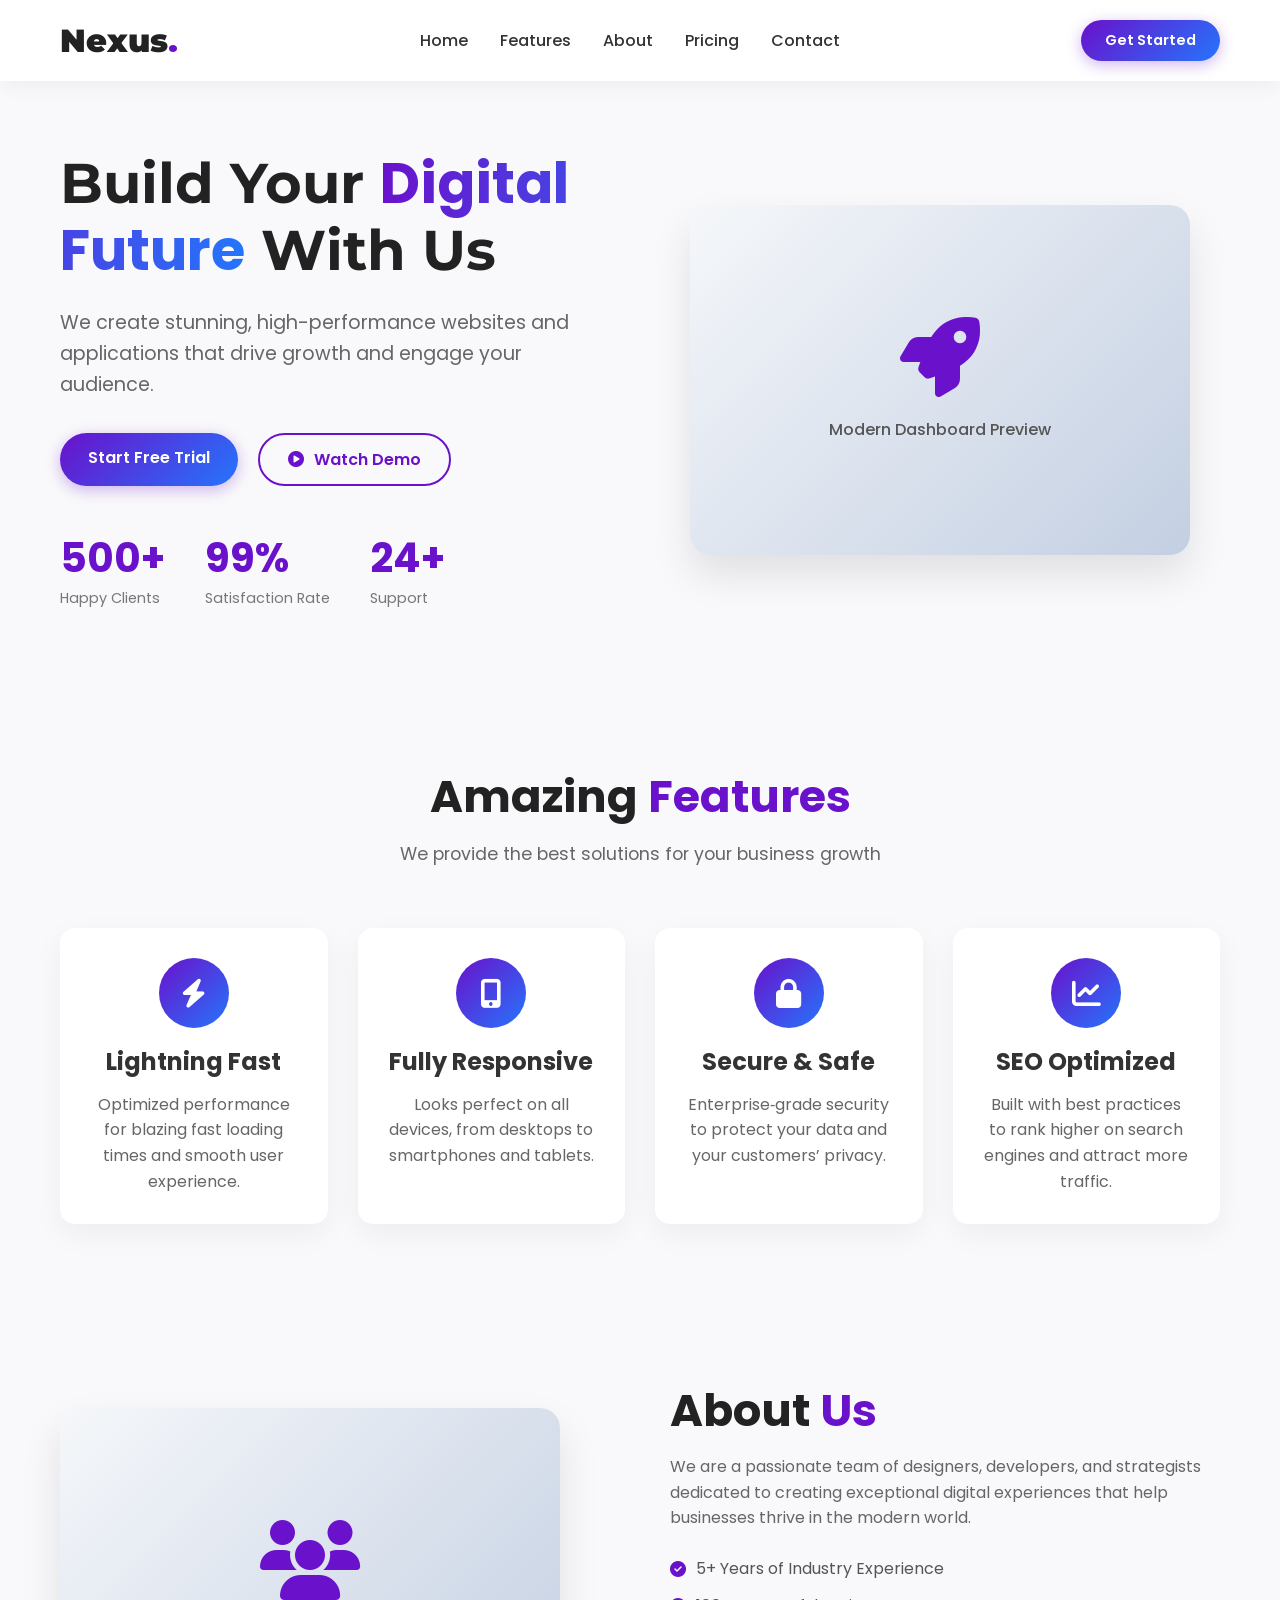
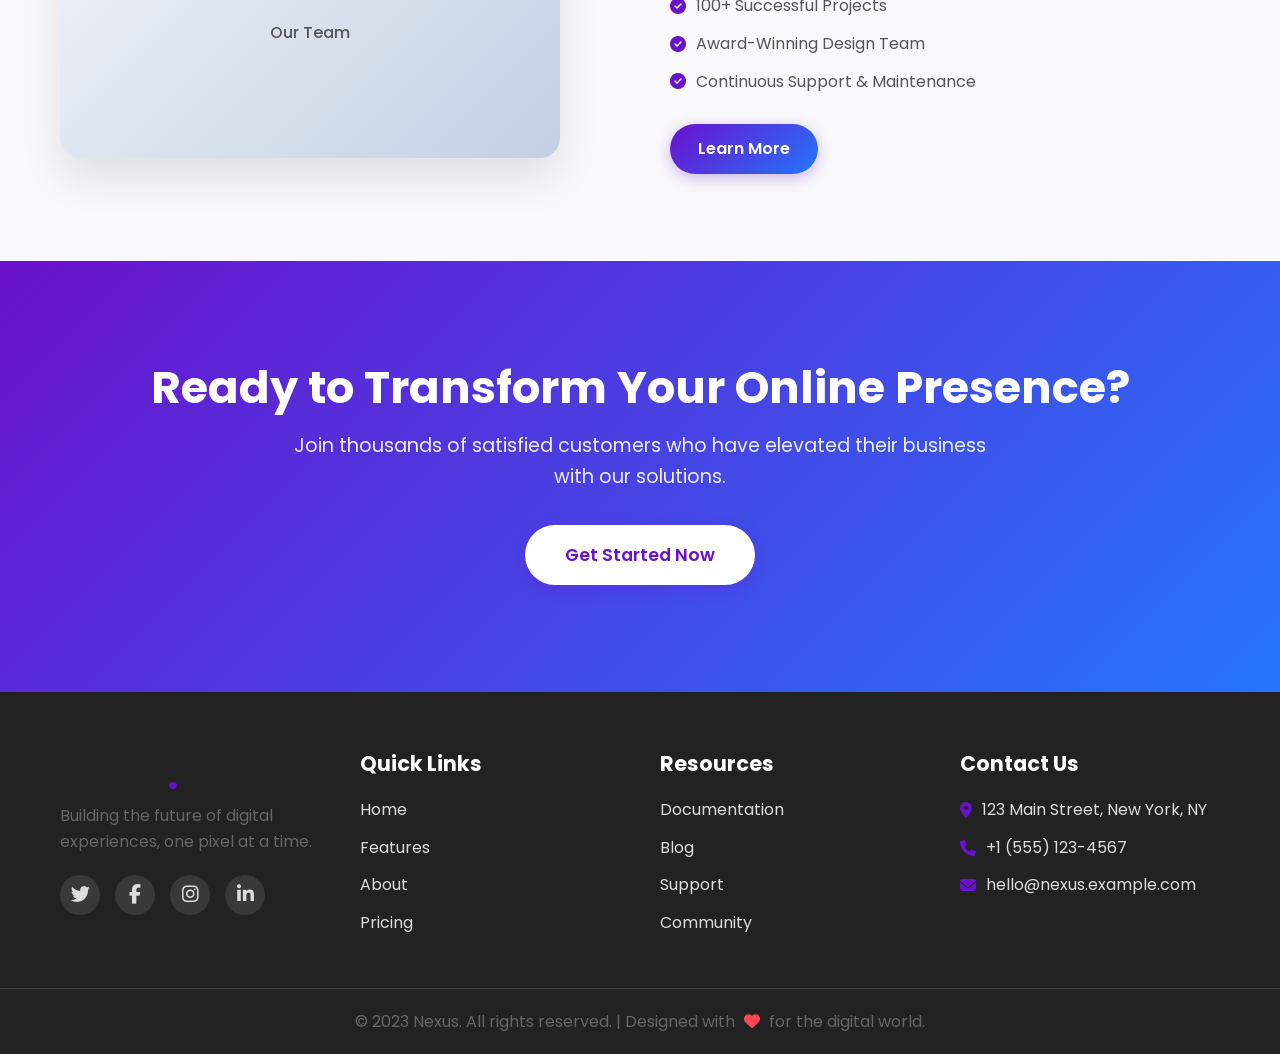
<file: index.html>
<!DOCTYPE html>
<html lang="en">
<head>
    <meta charset="UTF-8">
    <meta name="viewport" content="width=device-width, initial-scale=1.0">
    <title>Modern Landing Page | Nexus</title>
    <link rel="stylesheet" href="style.css">
    <link rel="stylesheet" href="https://cdnjs.cloudflare.com/ajax/libs/font-awesome/6.4.0/css/all.min.css">
    <link href="https://fonts.googleapis.com/css2?family=Poppins:wght@300;400;500;600;700&family=Montserrat:wght@800;900&display=swap" rel="stylesheet">
    <link rel="icon" type="image/x-icon" href="https://img.icons8.com/color/96/000000/rocket.png">
</head>
<body>
    <!-- Navigation -->
    <nav class="navbar">
        <div class="container nav-container">
            <a href="#home" class="logo">Nexus<span>.</span></a>
            <ul class="nav-menu">
                <li><a href="#home">Home</a></li>
                <li><a href="#features">Features</a></li>
                <li><a href="#about">About</a></li>
                <li><a href="#pricing">Pricing</a></li>
                <li><a href="#contact">Contact</a></li>
            </ul>
            <button class="btn-primary nav-cta">Get Started</button>
            <div class="hamburger">
                <span class="bar"></span>
                <span class="bar"></span>
                <span class="bar"></span>
            </div>
        </div>
    </nav>

    <!-- Hero Section -->
    <section class="hero" id="home">
        <div class="container hero-container">
            <div class="hero-text">
                <h1 class="hero-title">Build Your <span class="highlight">Digital Future</span> With Us</h1>
                <p class="hero-subtitle">We create stunning, high-performance websites and applications that drive growth and engage your audience.</p>
                <div class="hero-buttons">
                    <a href="#contact" class="btn-primary">Start Free Trial</a>
                    <a href="#features" class="btn-secondary"><i class="fas fa-play-circle"></i> Watch Demo</a>
                </div>
                <div class="hero-stats">
                    <div class="stat">
                        <h3>500+</h3>
                        <p>Happy Clients</p>
                    </div>
                    <div class="stat">
                        <h3>99%</h3>
                        <p>Satisfaction Rate</p>
                    </div>
                    <div class="stat">
                        <h3>24/7</h3>
                        <p>Support</p>
                    </div>
                </div>
            </div>
            <div class="hero-image">
                <div class="image-placeholder">
                    <i class="fas fa-rocket"></i>
                    <p>Modern Dashboard Preview</p>
                </div>
            </div>
        </div>
    </section>

    <!-- Features Section -->
    <section class="features" id="features">
        <div class="container">
            <div class="section-header">
                <h2 class="section-title">Amazing <span>Features</span></h2>
                <p class="section-subtitle">We provide the best solutions for your business growth</p>
            </div>
            <div class="features-grid">
                <div class="feature-card">
                    <div class="feature-icon">
                        <i class="fas fa-bolt"></i>
                    </div>
                    <h3>Lightning Fast</h3>
                    <p>Optimized performance for blazing fast loading times and smooth user experience.</p>
                </div>
                <div class="feature-card">
                    <div class="feature-icon">
                        <i class="fas fa-mobile-alt"></i>
                    </div>
                    <h3>Fully Responsive</h3>
                    <p>Looks perfect on all devices, from desktops to smartphones and tablets.</p>
                </div>
                <div class="feature-card">
                    <div class="feature-icon">
                        <i class="fas fa-lock"></i>
                    </div>
                    <h3>Secure & Safe</h3>
                    <p>Enterprise‑grade security to protect your data and your customers’ privacy.</p>
                </div>
                <div class="feature-card">
                    <div class="feature-icon">
                        <i class="fas fa-chart-line"></i>
                    </div>
                    <h3>SEO Optimized</h3>
                    <p>Built with best practices to rank higher on search engines and attract more traffic.</p>
                </div>
            </div>
        </div>
    </section>

    <!-- About Section -->
    <section class="about" id="about">
        <div class="container about-container">
            <div class="about-image">
                <div class="image-placeholder">
                    <i class="fas fa-users"></i>
                    <p>Our Team</p>
                </div>
            </div>
            <div class="about-text">
                <h2 class="section-title">About <span>Us</span></h2>
                <p>We are a passionate team of designers, developers, and strategists dedicated to creating exceptional digital experiences that help businesses thrive in the modern world.</p>
                <ul class="about-list">
                    <li><i class="fas fa-check-circle"></i> 5+ Years of Industry Experience</li>
                    <li><i class="fas fa-check-circle"></i> 100+ Successful Projects</li>
                    <li><i class="fas fa-check-circle"></i> Award-Winning Design Team</li>
                    <li><i class="fas fa-check-circle"></i> Continuous Support & Maintenance</li>
                </ul>
                <a href="#contact" class="btn-primary">Learn More</a>
            </div>
        </div>
    </section>

    <!-- CTA Section -->
    <section class="cta" id="contact">
        <div class="container cta-container">
            <h2>Ready to Transform Your Online Presence?</h2>
            <p>Join thousands of satisfied customers who have elevated their business with our solutions.</p>
            <a href="#contact-form" class="btn-primary btn-large">Get Started Now</a>
        </div>
    </section>

    <!-- Footer -->
    <footer>
        <div class="container footer-container">
            <div class="footer-col">
                <a href="#home" class="logo">Nexus<span>.</span></a>
                <p>Building the future of digital experiences, one pixel at a time.</p>
                <div class="social-links">
                    <a href="#"><i class="fab fa-twitter"></i></a>
                    <a href="#"><i class="fab fa-facebook-f"></i></a>
                    <a href="#"><i class="fab fa-instagram"></i></a>
                    <a href="#"><i class="fab fa-linkedin-in"></i></a>
                </div>
            </div>
            <div class="footer-col">
                <h4>Quick Links</h4>
                <ul>
                    <li><a href="#home">Home</a></li>
                    <li><a href="#features">Features</a></li>
                    <li><a href="#about">About</a></li>
                    <li><a href="#pricing">Pricing</a></li>
                </ul>
            </div>
            <div class="footer-col">
                <h4>Resources</h4>
                <ul>
                    <li><a href="#">Documentation</a></li>
                    <li><a href="#">Blog</a></li>
                    <li><a href="#">Support</a></li>
                    <li><a href="#">Community</a></li>
                </ul>
            </div>
            <div class="footer-col">
                <h4>Contact Us</h4>
                <ul class="contact-info">
                    <li><i class="fas fa-map-marker-alt"></i> 123 Main Street, New York, NY</li>
                    <li><i class="fas fa-phone"></i> +1 (555) 123-4567</li>
                    <li><i class="fas fa-envelope"></i> hello@nexus.example.com</li>
                </ul>
            </div>
        </div>
        <div class="footer-bottom">
            <div class="container">
                <p>&copy; 2023 Nexus. All rights reserved. | Designed with <i class="fas fa-heart"></i> for the digital world.</p>
            </div>
        </div>
    </footer>

    <script src="script.js"></script>
</body>
</html>
</file>
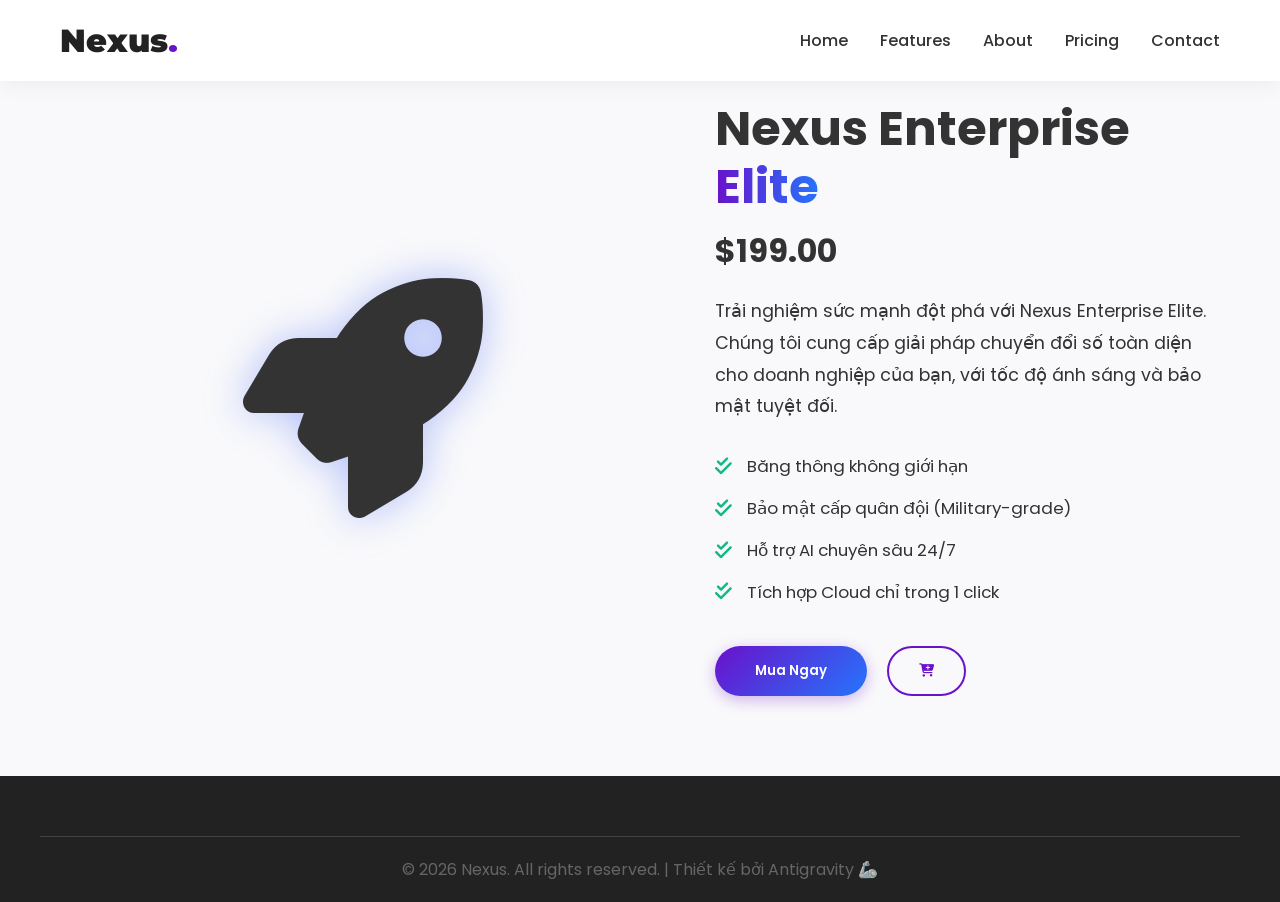
<file: product-detail.html>
<!DOCTYPE html>
<html lang="en">
<head>
    <meta charset="UTF-8">
    <meta name="viewport" content="width=device-width, initial-scale=1.0">
    <title>Product Details | Nexus</title>
    <link rel="stylesheet" href="style.css">
    <link rel="stylesheet" href="https://cdnjs.cloudflare.com/ajax/libs/font-awesome/6.4.0/css/all.min.css">
    <link href="https://fonts.googleapis.com/css2?family=Poppins:wght@300;400;500;600;700&family=Montserrat:wght@800;900&display=swap" rel="stylesheet">
    <style>
        .product-page { padding-top: 100px; padding-bottom: 80px; }
        .product-grid { display: grid; grid-template-columns: 1.2fr 1fr; gap: 50px; align-items: center; }
        .product-main-image { background: var(--bg-secondary); border-radius: 20px; padding: 40px; display: flex; justify-content: center; align-items: center; min-height: 400px; box-shadow: var(--shadow-small); }
        .product-main-image i { font-size: 15rem; color: var(--primary-color); filter: drop-shadow(0 0 20px rgba(74, 108, 247, 0.4)); }
        .product-info h1 { font-size: 3rem; margin-bottom: 10px; color: var(--text-color); }
        .product-price { font-size: 2rem; font-weight: 700; color: var(--primary-color); margin-bottom: 20px; display: block; }
        .product-description { font-size: 1.1rem; line-height: 1.8; color: var(--text-muted); margin-bottom: 30px; }
        .product-features-list { list-style: none; margin-bottom: 40px; }
        .product-features-list li { margin-bottom: 15px; display: flex; align-items: center; font-size: 1.05rem; }
        .product-features-list i { color: #10b981; margin-right: 15px; font-size: 1.2rem; }
        .action-group { display: flex; gap: 20px; }
        @media (max-width: 992px) { .product-grid { grid-template-columns: 1fr; } }
    </style>
</head>
<body>
    <nav class="navbar">
        <div class="container nav-container">
            <a href="index.html" class="logo">Nexus<span>.</span></a>
            <ul class="nav-menu">
                <li><a href="index.html#home">Home</a></li>
                <li><a href="index.html#features">Features</a></li>
                <li><a href="index.html#about">About</a></li>
                <li><a href="index.html#pricing">Pricing</a></li>
                <li><a href="index.html#contact">Contact</a></li>
            </ul>
        </div>
    </nav>

    <main class="product-page container">
        <div class="product-grid">
            <div class="product-main-image">
                <i class="fas fa-rocket"></i>
            </div>
            <div class="product-info">
                <h1>Nexus Enterprise <span class="highlight">Elite</span></h1>
                <span class="product-price">$199.00</span>
                <p class="product-description">Trải nghiệm sức mạnh đột phá với Nexus Enterprise Elite. Chúng tôi cung cấp giải pháp chuyển đổi số toàn diện cho doanh nghiệp của bạn, với tốc độ ánh sáng và bảo mật tuyệt đối.</p>
                <ul class="product-features-list">
                    <li><i class="fas fa-check-double"></i> Băng thông không giới hạn</li>
                    <li><i class="fas fa-check-double"></i> Bảo mật cấp quân đội (Military-grade)</li>
                    <li><i class="fas fa-check-double"></i> Hỗ trợ AI chuyên sâu 24/7</li>
                    <li><i class="fas fa-check-double"></i> Tích hợp Cloud chỉ trong 1 click</li>
                </ul>
                <div class="action-group">
                    <button class="btn-primary" style="padding: 15px 40px;">Mua Ngay</button>
                    <button class="btn-secondary" style="padding: 15px 30px;"><i class="fas fa-cart-plus"></i></button>
                </div>
            </div>
        </div>
    </main>

    <footer>
        <div class="container footer-bottom">
            <p>&copy; 2026 Nexus. All rights reserved. | Thiết kế bởi Antigravity 🦾</p>
        </div>
    </footer>
    <script src="script.js"></script>
</body>
</html>
</file>
<file: style.css>
/* Reset & Base Styles */
* {
    margin: 0;
    padding: 0;
    box-sizing: border-box;
    font-family: 'Poppins', sans-serif;
}

html {
    scroll-behavior: smooth;
}

body {
    background-color: #f9f9fb;
    color: #333;
    line-height: 1.6;
    overflow-x: hidden;
}

.container {
    width: 100%;
    max-width: 1200px;
    margin: 0 auto;
    padding: 0 20px;
}

/* Typography */
h1, h2, h3, h4 {
    font-weight: 700;
    line-height: 1.2;
}

p {
    color: #666;
    font-size: 1rem;
}

a {
    text-decoration: none;
    color: inherit;
    transition: all 0.3s ease;
}

ul {
    list-style: none;
}

/* Buttons */
.btn-primary {
    display: inline-block;
    background: linear-gradient(135deg, #6a11cb 0%, #2575fc 100%);
    color: white;
    padding: 12px 28px;
    border-radius: 50px;
    font-weight: 600;
    border: none;
    cursor: pointer;
    transition: all 0.3s ease;
    box-shadow: 0 4px 15px rgba(106, 17, 203, 0.3);
}

.btn-primary:hover {
    transform: translateY(-3px);
    box-shadow: 0 8px 20px rgba(106, 17, 203, 0.4);
}

.btn-secondary {
    display: inline-flex;
    align-items: center;
    gap: 10px;
    background: transparent;
    color: #6a11cb;
    padding: 12px 28px;
    border-radius: 50px;
    font-weight: 600;
    border: 2px solid #6a11cb;
    cursor: pointer;
    transition: all 0.3s ease;
}

.btn-secondary:hover {
    background: #6a11cb;
    color: white;
}

.btn-large {
    padding: 16px 40px;
    font-size: 1.1rem;
}

/* Navigation */
.navbar {
    position: fixed;
    top: 0;
    left: 0;
    width: 100%;
    background: rgba(255, 255, 255, 0.95);
    box-shadow: 0 5px 20px rgba(0, 0, 0, 0.05);
    z-index: 1000;
    padding: 15px 0;
}

.nav-container {
    display: flex;
    justify-content: space-between;
    align-items: center;
}

.logo {
    font-family: 'Montserrat', sans-serif;
    font-size: 2rem;
    font-weight: 900;
    color: #222;
}

.logo span {
    color: #6a11cb;
}

.nav-menu {
    display: flex;
    gap: 2rem;
}

.nav-menu a {
    font-weight: 500;
    position: relative;
}

.nav-menu a:hover {
    color: #6a11cb;
}

.nav-menu a::after {
    content: '';
    position: absolute;
    bottom: -5px;
    left: 0;
    width: 0;
    height: 2px;
    background: #6a11cb;
    transition: width 0.3s ease;
}

.nav-menu a:hover::after {
    width: 100%;
}

.nav-cta {
    padding: 10px 24px;
    font-size: 0.9rem;
}

.hamburger {
    display: none;
    flex-direction: column;
    gap: 4px;
    cursor: pointer;
}

.bar {
    width: 25px;
    height: 3px;
    background: #333;
    border-radius: 2px;
    transition: 0.3s;
}

/* Hero Section */
.hero {
    padding: 150px 0 80px;
    overflow: hidden;
}

.hero-container {
    display: flex;
    align-items: center;
    justify-content: space-between;
    gap: 40px;
}

.hero-text {
    flex: 1;
}

.hero-title {
    font-size: 3.5rem;
    font-family: 'Montserrat', sans-serif;
    margin-bottom: 1.5rem;
    color: #222;
}

.highlight {
    background: linear-gradient(90deg, #6a11cb, #2575fc);
    -webkit-background-clip: text;
    -webkit-text-fill-color: transparent;
}

.hero-subtitle {
    font-size: 1.2rem;
    margin-bottom: 2rem;
    max-width: 600px;
}

.hero-buttons {
    display: flex;
    gap: 20px;
    margin-bottom: 3rem;
}

.hero-stats {
    display: flex;
    gap: 40px;
}

.stat h3 {
    font-size: 2.5rem;
    color: #6a11cb;
    margin-bottom: 5px;
}

.stat p {
    font-size: 0.9rem;
    color: #777;
}

.hero-image {
    flex: 1;
    display: flex;
    justify-content: center;
}

.image-placeholder {
    width: 100%;
    max-width: 500px;
    height: 350px;
    background: linear-gradient(135deg, #f5f7fa 0%, #c3cfe2 100%);
    border-radius: 20px;
    display: flex;
    flex-direction: column;
    align-items: center;
    justify-content: center;
    color: #6a11cb;
    box-shadow: 0 20px 40px rgba(0, 0, 0, 0.1);
}

.image-placeholder i {
    font-size: 5rem;
    margin-bottom: 20px;
}

.image-placeholder p {
    color: #555;
    font-weight: 500;
}

/* Sections Common */
section {
    padding: 80px 0;
}

.section-header {
    text-align: center;
    margin-bottom: 60px;
}

.section-title {
    font-size: 2.8rem;
    margin-bottom: 1rem;
    color: #222;
}

.section-title span {
    color: #6a11cb;
}

.section-subtitle {
    font-size: 1.1rem;
    max-width: 600px;
    margin: 0 auto;
}

/* Features */
.features-grid {
    display: grid;
    grid-template-columns: repeat(auto-fit, minmax(250px, 1fr));
    gap: 30px;
}

.feature-card {
    background: white;
    padding: 30px;
    border-radius: 15px;
    box-shadow: 0 10px 30px rgba(0, 0, 0, 0.05);
    transition: transform 0.3s ease, box-shadow 0.3s ease;
    text-align: center;
}

.feature-card:hover {
    transform: translateY(-10px);
    box-shadow: 0 15px 40px rgba(0, 0, 0, 0.1);
}

.feature-icon {
    width: 70px;
    height: 70px;
    background: linear-gradient(135deg, #6a11cb 0%, #2575fc 100%);
    border-radius: 50%;
    display: flex;
    align-items: center;
    justify-content: center;
    margin: 0 auto 20px;
    color: white;
    font-size: 1.8rem;
}

.feature-card h3 {
    margin-bottom: 15px;
    font-size: 1.5rem;
}

/* About */
.about-container {
    display: flex;
    align-items: center;
    gap: 60px;
}

.about-image {
    flex: 1;
}

.about-text {
    flex: 1;
}

.about-list {
    margin: 25px 0 30px;
}

.about-list li {
    display: flex;
    align-items: center;
    gap: 10px;
    margin-bottom: 12px;
    color: #555;
}

.about-list i {
    color: #6a11cb;
}

/* CTA */
.cta {
    background: linear-gradient(135deg, #6a11cb 0%, #2575fc 100%);
    color: white;
    text-align: center;
    padding: 100px 0;
}

.cta h2 {
    font-size: 2.8rem;
    margin-bottom: 1rem;
}

.cta p {
    color: rgba(255, 255, 255, 0.9);
    font-size: 1.2rem;
    max-width: 700px;
    margin: 0 auto 2rem;
}

.cta .btn-primary {
    background: white;
    color: #6a11cb;
}

.cta .btn-primary:hover {
    background: #f0f0f0;
}

/* Footer */
footer {
    background: #222;
    color: #ddd;
    padding-top: 60px;
}

.footer-container {
    display: grid;
    grid-template-columns: repeat(auto-fit, minmax(200px, 1fr));
    gap: 40px;
    margin-bottom: 40px;
}

.footer-col h4 {
    font-size: 1.3rem;
    margin-bottom: 20px;
    color: white;
}

.footer-col ul li {
    margin-bottom: 12px;
}

.footer-col ul li a:hover {
    color: #6a11cb;
}

.contact-info li {
    display: flex;
    align-items: center;
    gap: 10px;
    margin-bottom: 15px;
}

.contact-info i {
    color: #6a11cb;
}

.social-links {
    display: flex;
    gap: 15px;
    margin-top: 20px;
}

.social-links a {
    display: inline-flex;
    align-items: center;
    justify-content: center;
    width: 40px;
    height: 40px;
    background: rgba(255, 255, 255, 0.1);
    border-radius: 50%;
    font-size: 1.2rem;
}

.social-links a:hover {
    background: #6a11cb;
    transform: translateY(-3px);
}

.footer-bottom {
    border-top: 1px solid #444;
    padding: 20px 0;
    text-align: center;
    color: #aaa;
    font-size: 0.9rem;
}

.footer-bottom i {
    color: #ff4757;
    margin: 0 5px;
}

/* Responsive */
@media (max-width: 992px) {
    .hero-title {
        font-size: 2.8rem;
    }
    .hero-container, .about-container {
        flex-direction: column;
    }
    .hero-image, .about-image {
        order: -1;
    }
    .hero-text, .about-text {
        text-align: center;
    }
    .hero-stats {
        justify-content: center;
    }
}

@media (max-width: 768px) {
    .nav-menu {
        position: fixed;
        top: 70px;
        left: -100%;
        width: 100%;
        background: white;
        flex-direction: column;
        align-items: center;
        padding: 40px 0;
        box-shadow: 0 10px 20px rgba(0,0,0,0.1);
        transition: left 0.5s ease;
    }
    .nav-menu.active {
        left: 0;
    }
    .hamburger {
        display: flex;
    }
    .hamburger.active .bar:nth-child(2) {
        opacity: 0;
    }
    .hamburger.active .bar:nth-child(1) {
        transform: translateY(7px) rotate(45deg);
    }
    .hamburger.active .bar:nth-child(3) {
        transform: translateY(-7px) rotate(-45deg);
    }
    .nav-cta {
        display: none;
    }
    .hero-buttons {
        flex-direction: column;
        align-items: center;
    }
    .section-title {
        font-size: 2.2rem;
    }
    .cta h2 {
        font-size: 2.2rem;
    }
}

@media (max-width: 576px) {
    .hero-title {
        font-size: 2.2rem;
    }
    .hero-subtitle {
        font-size: 1rem;
    }
    .stat h3 {
        font-size: 2rem;
    }
    .features-grid {
        grid-template-columns: 1fr;
    }
}
</file>
